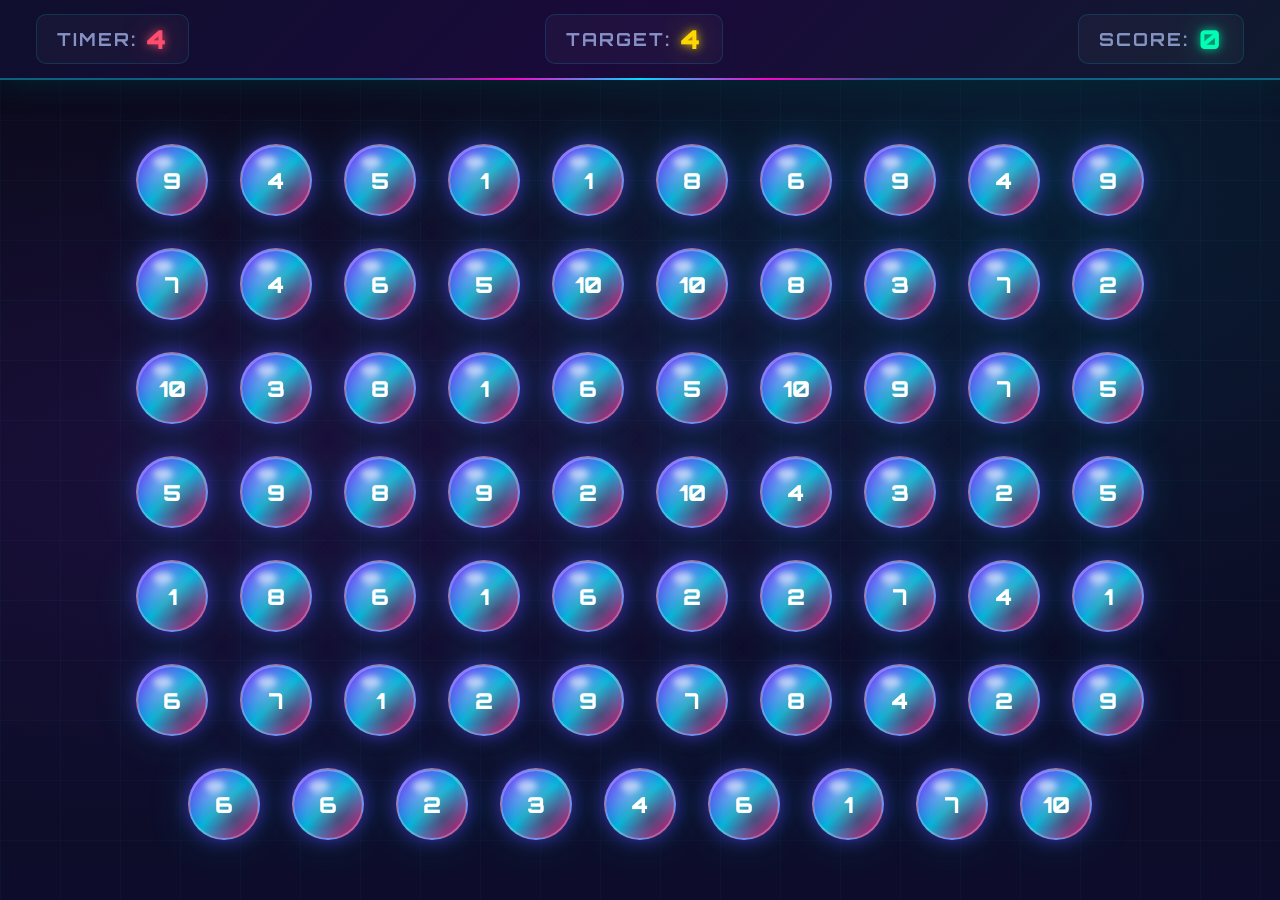
<file: index.html>
<!DOCTYPE html>
<html lang="en">

<head>
    <meta charset="UTF-8">
    <meta name="viewport" content="width=device-width, initial-scale=1.0">
    <title>Document</title>
    <link rel="stylesheet" href="bubleGame.css">
</head>

<body>

    <header>
        <div>Timer: <span class="timerValue">5</span></div>
        <div>Target: <span class="targetValue">1</span></div>
        <div>Score: <span class="scoreValue">0</span></div>
    </header>

    <div class="numberContainer">
        <div class="circle">1</div>
        <div class="circle">4</div>
        <div class="circle">5</div>
        
    </div>

    <script src="bubleGame.js"></script>
</body>

</html>
</file>
<file: bubleGame.css>
@import url('https://fonts.googleapis.com/css2?family=Orbitron:wght@700;900&family=Exo+2:wght@400;600&display=swap');

* {
    padding: 0;
    margin: 0;
    box-sizing: border-box;
    font-family: 'Exo 2', sans-serif;
}

html, body {
    width: 100%;
    height: 100%;
    background-color: #0a0a1a;
    background-image:
        radial-gradient(ellipse at 20% 50%, rgba(120, 40, 200, 0.15) 0%, transparent 60%),
        radial-gradient(ellipse at 80% 20%, rgba(0, 200, 255, 0.1) 0%, transparent 50%),
        linear-gradient(180deg, #0a0a1a 0%, #0d0d2b 100%);
    overflow-x: hidden;
}

/* Subtle animated grid background */
body::before {
    content: '';
    position: fixed;
    inset: 0;
    background-image:
        linear-gradient(rgba(0, 200, 255, 0.04) 1px, transparent 1px),
        linear-gradient(90deg, rgba(0, 200, 255, 0.04) 1px, transparent 1px);
    background-size: 60px 60px;
    pointer-events: none;
    z-index: 0;
}

/* ── HEADER ─────────────────────────────────────────── */
header {
    position: relative;
    z-index: 10;
    background: linear-gradient(135deg, #0f0f2e 0%, #1a0a3a 50%, #0f1a2e 100%);
    border-bottom: 2px solid rgba(0, 220, 255, 0.4);
    box-shadow:
        0 0 30px rgba(0, 200, 255, 0.2),
        0 4px 20px rgba(0, 0, 0, 0.6);
    display: flex;
    justify-content: space-between;
    align-items: center;
    padding: 14px 36px;
    gap: 1rem;
}

header::after {
    content: '';
    position: absolute;
    bottom: -2px;
    left: 50%;
    transform: translateX(-50%);
    width: 40%;
    height: 2px;
    background: linear-gradient(90deg, transparent, #ff00cc, #00dcff, #ff00cc, transparent);
    animation: scanline 3s linear infinite;
}

@keyframes scanline {
    0% { opacity: 0.4; }
    50% { opacity: 1; }
    100% { opacity: 0.4; }
}

header div {
    font-family: 'Orbitron', monospace;
    font-size: 18px;
    font-weight: 700;
    letter-spacing: 2px;
    text-transform: uppercase;
    color: rgba(180, 200, 255, 0.7);
    display: flex;
    align-items: center;
    gap: 10px;
    background: rgba(255, 255, 255, 0.03);
    border: 1px solid rgba(0, 220, 255, 0.15);
    border-radius: 10px;
    padding: 8px 20px;
    min-width: 140px;
    justify-content: center;
}

.timerValue {
    font-family: 'Orbitron', monospace;
    font-size: 26px;
    font-weight: 900;
    color: #ff4d6d;
    text-shadow:
        0 0 10px rgba(255, 77, 109, 0.8),
        0 0 30px rgba(255, 77, 109, 0.4);
    animation: pulse-red 1s ease-in-out infinite;
}

@keyframes pulse-red {
    0%, 100% { text-shadow: 0 0 10px rgba(255,77,109,0.8), 0 0 30px rgba(255,77,109,0.4); }
    50% { text-shadow: 0 0 20px rgba(255,77,109,1), 0 0 50px rgba(255,77,109,0.7); }
}

.targetValue {
    font-family: 'Orbitron', monospace;
    font-size: 26px;
    font-weight: 900;
    color: #ffd700;
    text-shadow:
        0 0 10px rgba(255, 215, 0, 0.9),
        0 0 30px rgba(255, 215, 0, 0.4);
}

.scoreValue {
    font-family: 'Orbitron', monospace;
    font-size: 26px;
    font-weight: 900;
    color: #00ffb3;
    text-shadow:
        0 0 10px rgba(0, 255, 179, 0.8),
        0 0 30px rgba(0, 255, 179, 0.4);
}

/* ── NUMBER CONTAINER ───────────────────────────────── */
.numberContainer {
    position: relative;
    z-index: 5;
    width: 70rem;
    max-width: 95vw;
    margin: 3rem auto 0;
    display: flex;
    justify-content: center;
    flex-wrap: wrap;
    gap: 2rem;
    padding: 1rem;
}

/* ── CIRCLES / BUBBLES ──────────────────────────────── */
.circle {
    position: relative;
    height: 72px;
    width: 72px;
    border-radius: 50%;
    display: grid;
    place-content: center;
    font-family: 'Orbitron', monospace;
    font-size: 22px;
    font-weight: 900;
    color: #ffffff;
    cursor: pointer;
    user-select: none;

    /* Layered gradient for 3D bubble look */
    background:
        radial-gradient(circle at 35% 35%, rgba(255,255,255,0.35) 0%, transparent 55%),
        radial-gradient(circle at 65% 70%, rgba(0,0,0,0.3) 0%, transparent 50%),
        linear-gradient(135deg, #6a00ff 0%, #00b4d8 50%, #ff006e 100%);

    border: 2px solid rgba(255, 255, 255, 0.25);
    box-shadow:
        0 0 18px rgba(100, 50, 255, 0.6),
        0 0 40px rgba(0, 180, 216, 0.3),
        inset 0 1px 0 rgba(255, 255, 255, 0.3),
        0 8px 24px rgba(0, 0, 0, 0.5);

    transition: transform 0.15s ease, box-shadow 0.15s ease;
    animation: float 3s ease-in-out infinite;
}

/* Stagger float animation for each bubble */
.circle:nth-child(odd)  { animation-duration: 3.2s; animation-delay: 0s; }
.circle:nth-child(even) { animation-duration: 2.8s; animation-delay: 0.5s; }
.circle:nth-child(3n)   { animation-duration: 3.6s; animation-delay: 0.2s; }
.circle:nth-child(4n)   { animation-duration: 2.5s; animation-delay: 0.8s; }

@keyframes float {
    0%, 100% { transform: translateY(0px) scale(1); }
    50%       { transform: translateY(-10px) scale(1.03); }
}

/* Shine glare on top of bubble */
.circle::before {
    content: '';
    position: absolute;
    top: 14%;
    left: 22%;
    width: 30%;
    height: 18%;
    background: rgba(255, 255, 255, 0.55);
    border-radius: 50%;
    filter: blur(3px);
    pointer-events: none;
}

/* Hover */
.circle:hover {
    transform: translateY(-6px) scale(1.15);
    box-shadow:
        0 0 30px rgba(0, 220, 255, 0.9),
        0 0 60px rgba(0, 220, 255, 0.5),
        0 0 100px rgba(0, 220, 255, 0.2),
        inset 0 1px 0 rgba(255, 255, 255, 0.4),
        0 12px 32px rgba(0, 0, 0, 0.6);
    animation-play-state: paused;
    z-index: 10;
}

/* Active / click pop */
.circle:active {
    transform: scale(0.88);
    box-shadow:
        0 0 10px rgba(255, 255, 255, 0.4),
        inset 0 0 20px rgba(255, 255, 255, 0.2);
    transition: transform 0.08s ease;
}
</file>
